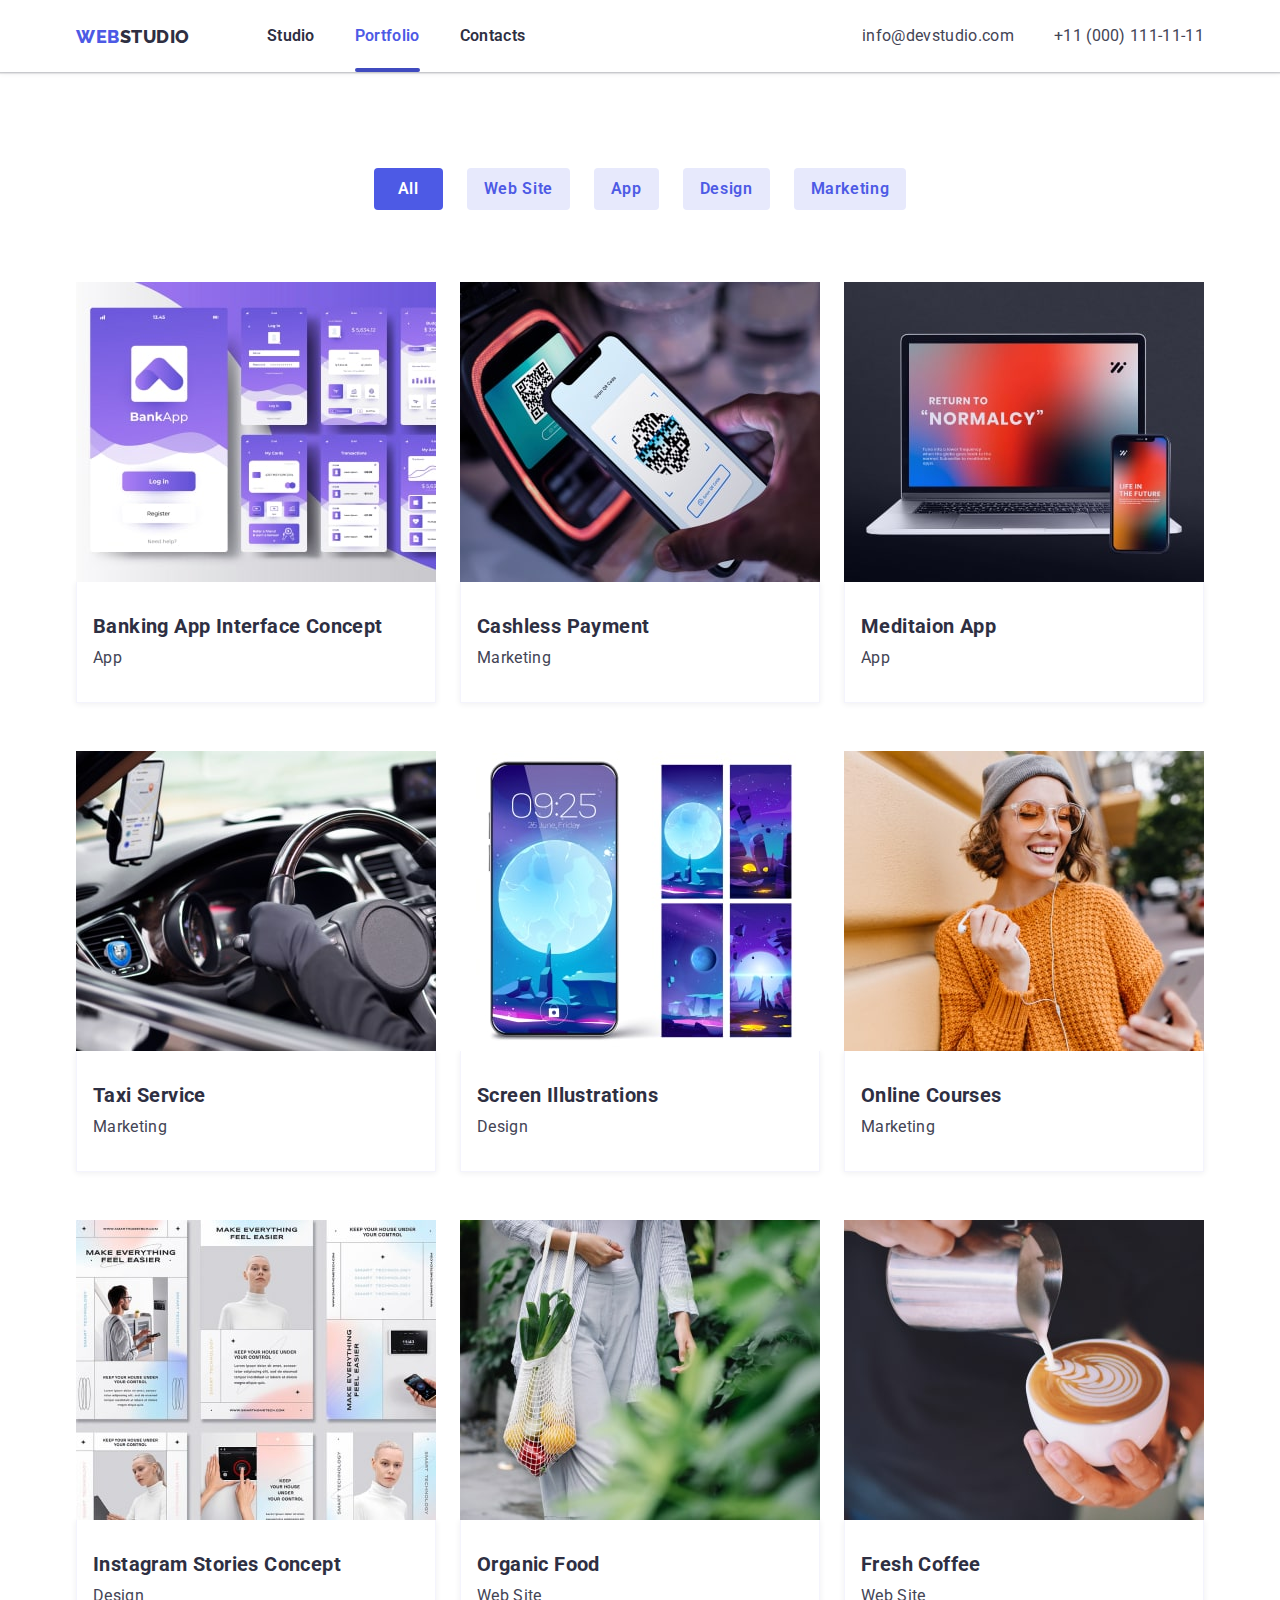
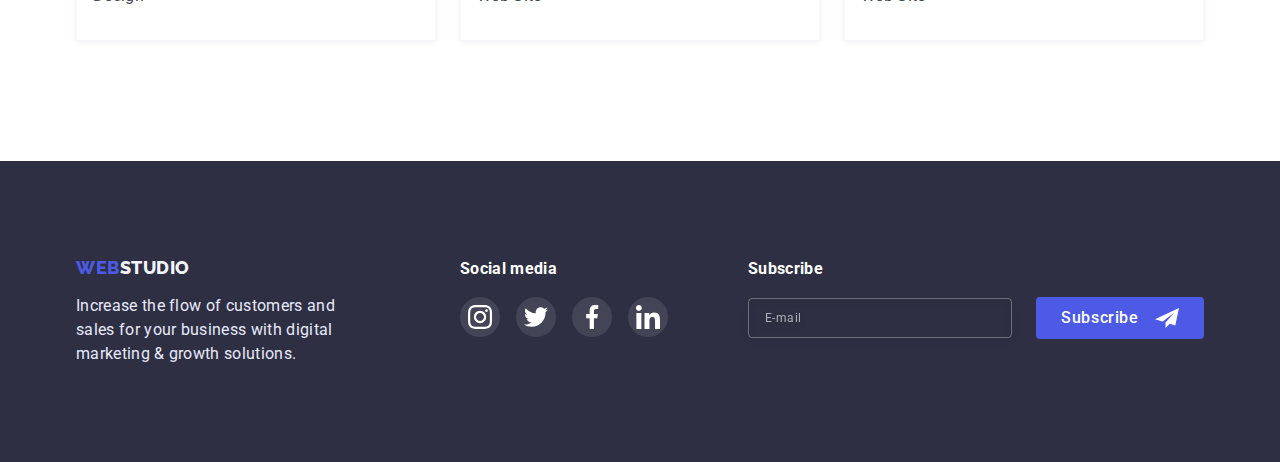
<file: portfolio.html>
<!DOCTYPE html>
<html lang="en">
  <head>
    <meta charset="UTF-8" />
    <meta http-equiv="X-UA-Compatible" content="IE=edge" />
    <meta name="viewport" content="width=device-width, initial-scale=1.0" />
    <title>Portfolio</title>
    <link rel="preconnect" href="https://fonts.googleapis.com" />
    <link rel="preconnect" href="https://fonts.gstatic.com" crossorigin />
    <link href="https://fonts.googleapis.com/css2?family=Raleway:wght@700&family=Roboto:wght@400;500;700;900&display=swap" rel="stylesheet" />
    <link rel="stylesheet" href="https://cdnjs.cloudflare.com/ajax/libs/modern-normalize/1.1.0/modern-normalize.min.css" />
    <link rel="stylesheet" href="./css/styles.css" />
  </head>
  <body>
    <header class="header">
      <div class="container main-nav">
        <nav class="main-site-nav">
          <a href="./index.html" class="logo link"><span class="logo-purple">Web</span>studio</a>

          <ul class="site-nav list">
            <li class="item"><a href="./index.html" class="site-nav-link link">Studio</a></li>
            <li class="item overlay">
              <a href="./portfolio.html" class="site-nav-link link current">Portfolio</a>
            </li>
            <li class="item"><a href="#" class="site-nav-link link">Contacts</a></li>
          </ul>
        </nav>

        <button type="button" class="btn-menu-hamburger js-open-menu" aria-expanded="false" aria-controls="mobile-menu">
          <svg class="icon-menu-hamburger" width="32" height="22">
            <use href="./images/icons.svg#icon-menu-hamburger"></use>
          </svg>
        </button>

        <ul class="auth-nav list">
          <li class="item">
            <a href="mailto:info@devstudio.com" class="auth-nav-link link">info@devstudio.com</a>
          </li>
          <li class="item">
            <a href="tel:+11(000)111-11-11" class="auth-nav-link link">+11 (000) 111-11-11</a>
          </li>
        </ul>
      </div>

      <div class="mobile-menu js-menu-container" id="mobile-menu">
        <div class="container mobile-menu-container">
          <button type="button" class="menu-close-btn js-close-menu">
            <svg class="menu-icon-close">
              <use href="./images/icons.svg#icon-close"></use>
            </svg>
          </button>

          <div class="mobile-nav">
            <ul class="mobile-site-nav list">
              <li class="mobile-item">
                <a href="./index.html" class="mobile-site-nav-link link">Studio</a>
              </li>
              <li class="mobile-item">
                <a href="./portfolio.html" class="mobile-site-nav-link link current">Portfolio</a>
              </li>
              <li class="mobile-item">
                <a href="#" class="mobile-site-nav-link link">Contacts</a>
              </li>
            </ul>
          </div>

          <div class="mobile-contacts">
            <ul class="mobile-auth-nav list">
              <li class="mobile-item">
                <a href="tel:+11(000)111-11-11" class="auth-nav-link tel-link link">+11 (000) 111-11-11</a>
              </li>
              <li class="mobile-item">
                <a href="mailto:info@devstudio.com" class="auth-nav-link mail-link link">info@devstudio.com</a>
              </li>
            </ul>

            <ul class="social-list list">
              <li class="icon-item">
                <a href="#" class="social-link">
                  <svg class="social-icon">
                    <use href="./images/icons.svg#icon-instagram"></use>
                  </svg>
                </a>
              </li>
              <li class="icon-item">
                <a href="#" class="social-link">
                  <svg class="social-icon">
                    <use href="./images/icons.svg#icon-twitter"></use>
                  </svg>
                </a>
              </li>
              <li class="icon-item">
                <a href="#" class="social-link">
                  <svg class="social-icon">
                    <use href="./images/icons.svg#icon-facebook"></use>
                  </svg>
                </a>
              </li>
              <li class="icon-item">
                <a href="#" class="social-link">
                  <svg class="social-icon">
                    <use href="./images/icons.svg#icon-linkedin"></use>
                  </svg>
                </a>
              </li>
            </ul>
          </div>
        </div>
      </div>
    </header>

    <main>
      <section class="portfolio">
        <div class="container filter">
          <ul class="filter-list list">
            <li class="filter-item"><button type="button" class="portfolio-btn main">All</button></li>
            <li class="filter-item"><button type="button" class="portfolio-btn">Web Site</button></li>
            <li class="filter-item"><button type="button" class="portfolio-btn">App</button></li>
            <li class="filter-item"><button type="button" class="portfolio-btn">Design</button></li>
            <li class="filter-item">
              <button type="button" class="portfolio-btn">Marketing</button>
            </li>
          </ul>
        </div>

        <div class="container">
          <ul class="grid-list list">
            <li class="grid-item">
              <a href="#" class="link">
                <div class="overlay-img">
                  <img src="./images/app.jpg" alt="app" width="360" class="img-block" />
                  <div class="overlay-text">
                    <p>
                      14 Stylish and User-Friendly App Design Concepts · Task Manager App · Calorie Tracker App · Exotic Fruit Ecommerce App · Cloud
                      Storage App
                    </p>
                  </div>
                </div>
                <div class="img-description grid">
                  <h1 class="portfolio-title">Banking App Interface Concept</h1>
                  <p class="portfolio-text">App</p>
                </div>
              </a>
            </li>

            <li class="grid-item">
              <a href="#" class="link">
                <div class="overlay-img">
                  <img src="./images/qrcode.jpg" alt="qrcode" width="360" class="img-block" />
                  <div class="overlay-text">
                    <p>
                      14 Stylish and User-Friendly App Design Concepts · Task Manager App · Calorie Tracker App · Exotic Fruit Ecommerce App · Cloud
                      Storage App
                    </p>
                  </div>
                </div>
                <div class="img-description grid">
                  <h1 class="portfolio-title">Cashless Payment</h1>
                  <p class="portfolio-text">Marketing</p>
                </div>
              </a>
            </li>

            <li class="grid-item">
              <a href="#" class="link">
                <div class="overlay-img">
                  <img src="./images/phone-and-laptop.jpg" alt="Meditaion App" width="360" class="img-block" />
                  <div class="overlay-text">
                    <p>
                      14 Stylish and User-Friendly App Design Concepts · Task Manager App · Calorie Tracker App · Exotic Fruit Ecommerce App · Cloud
                      Storage App
                    </p>
                  </div>
                </div>
                <div class="img-description grid">
                  <h1 class="portfolio-title">Meditaion App</h1>
                  <p class="portfolio-text">App</p>
                </div>
              </a>
            </li>

            <li class="grid-item">
              <a href="#" class="link">
                <div class="overlay-img">
                  <img src="./images/car.jpg" alt="Taxi Service" width="360" class="img-block" />
                  <div class="overlay-text">
                    <p>
                      14 Stylish and User-Friendly App Design Concepts · Task Manager App · Calorie Tracker App · Exotic Fruit Ecommerce App · Cloud
                      Storage App
                    </p>
                  </div>
                </div>
                <div class="img-description grid">
                  <h1 class="portfolio-title">Taxi Service</h1>
                  <p class="portfolio-text">Marketing</p>
                </div>
              </a>
            </li>

            <li class="grid-item">
              <a href="#" class="link">
                <div class="overlay-img">
                  <img src="./images/wallpapers.jpg" alt="Screen Illustrations" width="360" class="img-block" />
                  <div class="overlay-text">
                    <p>
                      14 Stylish and User-Friendly App Design Concepts · Task Manager App · Calorie Tracker App · Exotic Fruit Ecommerce App · Cloud
                      Storage App
                    </p>
                  </div>
                </div>
                <div class="img-description grid">
                  <h1 class="portfolio-title">Screen Illustrations</h1>
                  <p class="portfolio-text">Design</p>
                </div>
              </a>
            </li>

            <li class="grid-item">
              <a href="#" class="link">
                <div class="overlay-img">
                  <img src="./images/woman.jpg" alt="Online Courses" width="360" class="img-block" />
                  <div class="overlay-text">
                    <p>
                      14 Stylish and User-Friendly App Design Concepts · Task Manager App · Calorie Tracker App · Exotic Fruit Ecommerce App · Cloud
                      Storage App
                    </p>
                  </div>
                </div>
                <div class="img-description grid">
                  <h1 class="portfolio-title">Online Courses</h1>
                  <p class="portfolio-text">Marketing</p>
                </div>
              </a>
            </li>

            <li class="grid-item">
              <a href="#" class="link">
                <div class="overlay-img">
                  <img src="./images/advertisment.jpg" alt="Instagram Stories Concept" width="360" class="img-block" />
                  <div class="overlay-text">
                    <p>
                      14 Stylish and User-Friendly App Design Concepts · Task Manager App · Calorie Tracker App · Exotic Fruit Ecommerce App · Cloud
                      Storage App
                    </p>
                  </div>
                </div>
                <div class="img-description grid">
                  <h1 class="portfolio-title">Instagram Stories Concept</h1>
                  <p class="portfolio-text">Design</p>
                </div>
              </a>
            </li>

            <li class="grid-item">
              <a href="#" class="link">
                <div class="overlay-img">
                  <img src="./images/food.jpg" alt="Organic Food" width="360" class="img-block" />
                  <div class="overlay-text">
                    <p>
                      14 Stylish and User-Friendly App Design Concepts · Task Manager App · Calorie Tracker App · Exotic Fruit Ecommerce App · Cloud
                      Storage App
                    </p>
                  </div>
                </div>
                <div class="img-description grid">
                  <h1 class="portfolio-title">Organic Food</h1>
                  <p class="portfolio-text">Web Site</p>
                </div>
              </a>
            </li>

            <li class="grid-item">
              <a href="#" class="link">
                <div class="overlay-img">
                  <img src="./images/coffee.jpg" alt="Fresh Coffee" width="360" class="img-block" />
                  <div class="overlay-text">
                    <p>
                      14 Stylish and User-Friendly App Design Concepts · Task Manager App · Calorie Tracker App · Exotic Fruit Ecommerce App · Cloud
                      Storage App
                    </p>
                  </div>
                </div>
                <div class="img-description grid">
                  <h1 class="portfolio-title">Fresh Coffee</h1>
                  <p class="portfolio-text">Web Site</p>
                </div>
              </a>
            </li>
          </ul>
        </div>
      </section>
    </main>

    <footer class="footer">
      <div class="container footer-list">
        <div class="footer-item footer-description">
          <a href="./index.html" class="logo-footer link"><span class="logo-purple">Web</span>studio</a>
          <p class="footer-text">Increase the flow of customers and sales for your business with digital marketing & growth solutions.</p>
        </div>
        <div class="footer-item">
          <h2 class="footer-headline">Social media</h2>
          <ul class="social-list list">
            <li>
              <a href="#" class="social-link footer-social-link">
                <svg class="social-icon footer-icon">
                  <use href="./images/icons.svg#icon-instagram"></use>
                </svg>
              </a>
            </li>
            <li>
              <a href="#" class="social-link footer-social-link">
                <svg class="social-icon footer-icon">
                  <use href="./images/icons.svg#icon-twitter"></use>
                </svg>
              </a>
            </li>
            <li>
              <a href="#" class="social-link footer-social-link">
                <svg class="social-icon footer-icon">
                  <use href="./images/icons.svg#icon-facebook"></use>
                </svg>
              </a>
            </li>
            <li>
              <a href="#" class="social-link footer-social-link">
                <svg class="social-icon footer-icon">
                  <use href="./images/icons.svg#icon-linkedin"></use>
                </svg>
              </a>
            </li>
          </ul>
        </div>
        <div class="footer-item">
          <h2 class="footer-headline">Subscribe</h2>
          <form class="mail-item">
            <input class="footer-input" name="email" type="email" placeholder="E-mail" />
            <button class="footer-submit" type="submit">
              Subscribe
              <svg class="icon-plane">
                <use href="./images/icons.svg#icon-plane"></use>
              </svg>
            </button>
          </form>
        </div>
      </div>
    </footer>

    <script src="./js/mobile-menu.js"></script>
  </body>
</html>
</file>
<file: css/styles.css>
:root {
  --primiry-text-color: #434455;
  --title-text-color: #2e2f42;
  --accent-color: #4d5ae5;
  --primary-bg-color: #f5f5f5;
  --white-color: #ffffff;
  --secondary-title-color: #f4f4fd;
  --secondary-text-color: #e7e9fc;
  --company-color: #8e8f99;
  --success-color: #31d0aa;
  --modal-color: #fcfcfc;
  --pressed-state: #404bbf;

  /* Other */

  --main-transition: 250ms cubic-bezier(0.4, 0, 0.2, 1);
}
body {
  font-family: 'Roboto', sans-serif;
  color: var(--primiry-text-color);
}
.link {
  text-decoration: none;
}
.list {
  padding: 0;
  margin: 0;
  list-style: none;
}

.container {
  padding-left: 15px;
  padding-right: 15px;
}
@media screen and (min-width: 428px) {
  .container {
    margin-left: auto;
    margin-right: auto;
  }
}
@media screen and (min-width: 768px) {
  .container {
    width: 766px;
  }
}
@media screen and (min-width: 1200px) {
  .container {
    width: 1158px;
  }
}
.section {
  padding-top: 96px;
  padding-bottom: 96px;
}
@media screen and (min-width: 1200px) {
  .section {
    padding-top: 120px;
    padding-bottom: 120px;
  }
}
.visually-hidden {
  position: absolute;
  width: 1px;
  height: 1px;
  margin: -1px;
  border: 0;
  padding: 0;
  white-space: nowrap;
  clip-path: inset(100%);
  clip: rect(0 0 0 0);
  overflow: hidden;
}
.social-list {
  display: flex;
  justify-content: space-between;
}
@media screen and (max-width: 767.98px) {
  .mobile-contacts .social-list {
    align-items: center;
    max-width: 328px;
  }
}
.social-link {
  display: flex;
  justify-content: center;
  align-items: center;
  border-radius: 50%;
  width: 40px;
  height: 40px;
  background-color: var(--accent-color);
}
.social-icon {
  display: block;
  width: 16px;
  height: 16px;
  fill: var(--white-color);
}
@media screen and (max-width: 767.98px) {
  .mobile-contacts .social-icon {
    width: 24px;
    height: 24px;
  }
}

/* HEADER */

.header {
  box-shadow: 0px 2px 1px rgba(46, 47, 66, 0.08), 0px 1px 1px rgba(46, 47, 66, 0.16), 0px 1px 6px rgba(46, 47, 66, 0.08);
}
.logo {
  color: var(--title-text-color);
  font-family: 'Raleway', sans-serif;
  font-weight: 800;
  font-size: 18px;
  line-height: calc(21 / 18);
  letter-spacing: 0.03em;
  text-transform: uppercase;
}
.logo .logo-purple {
  color: var(--accent-color);
}

@media screen and (max-width: 767.98px) {
  .header {
    padding-top: 24px;
    padding-bottom: 24px;
  }
  .site-nav {
    display: none;
  }
  .auth-nav {
    display: none;
  }
  .btn-menu-hamburger {
    padding: 0;
    border: none;
    background-color: transparent;
    line-height: 0;
  }
  .icon-menu-hamburger {
    stroke: var(--title-text-color);
  }
  .main-nav {
    display: flex;
    justify-content: space-between;
  }
  .mobile-menu {
    position: fixed;
    top: 0;
    left: 0;
    overflow-y: scroll;
    z-index: 1000;
    width: 100%;
    height: 100%;
    background-color: var(--white-color);
    box-shadow: 0px 2px 1px rgba(46, 47, 66, 0.08), 0px 1px 1px rgba(46, 47, 66, 0.16), 0px 1px 6px rgba(46, 47, 66, 0.08);

    visibility: hidden;
    pointer-events: none;
    opacity: 0;

    transition: opacity var(--main-transition), visibility var(--main-transition);
  }
  .is-open {
    visibility: visible;
    pointer-events: visible;
    opacity: 1;
  }
  .mobile-menu-container {
    position: relative;
    display: flex;
    justify-content: space-between;
    flex-direction: column;
    padding-left: 40px;
    padding-bottom: 40px;
    height: 100vh;
  }
  .menu-close-btn {
    position: absolute;
    top: 24px;
    right: 20px;
    display: flex;
    justify-content: center;
    align-items: center;

    border: 1px solid rgba(0, 0, 0, 0.1);
    border-radius: 50%;
    width: 24px;
    height: 24px;

    background-color: var(--secondary-text-color);
    color: #000000;
    cursor: pointer;
    transition: background-color var(--main-transition), color var(--main-transition);
  }
  .menu-icon-close {
    width: 8px;
    height: 8px;
    fill: currentColor;
  }
  .menu-close-btn:hover,
  .menu-close-btn:focus {
    background-color: var(--accent-color);
    color: var(--white-color);
  }
  .mobile-nav {
    padding-top: 80px;
  }
  .mobile-site-nav .link.current {
    color: var(--accent-color);
  }
  .mobile-site-nav > .mobile-item:not(:last-child) {
    margin-bottom: 40px;
  }
  .mobile-site-nav-link {
    color: var(--title-text-color);
    font-style: normal;
    font-weight: 600;
    font-size: 36px;
    line-height: calc(40 / 36);
    letter-spacing: 0.02em;

    transition: color var(--main-transition);
  }
  .mobile-site-nav-link:hover,
  .mobile-site-nav-link:focus {
    color: var(--accent-color);
  }
  .tel-link {
    font-weight: 600;
    font-size: 36px;
    line-height: calc(40 / 36);
    color: var(--accent-color);
  }
  .mobile-auth-nav {
    margin-bottom: 48px;
  }
  .mobile-auth-nav > .mobile-item:not(:last-child) {
    margin-bottom: 40px;
  }
  .mail-link {
    font-weight: 600;
    font-size: 20px;
    line-height: calc(24 / 20);
    letter-spacing: 0.02em;
    color: var(--primiry-text-color);
  }
  .mail-link:hover,
  .mail-link:focus {
    color: var(--accent-color);
  }
}
@media screen and (min-width: 768px) {
  .mobile-menu {
    display: none;
  }
  .btn-menu-hamburger {
    display: none;
  }
  .main-nav {
    display: flex;
    align-items: center;
  }
  .main-site-nav {
    display: flex;
    align-items: center;
  }
  .site-nav {
    display: flex;
    margin-left: 121px;
  }
  .site-nav .link.current {
    color: var(--accent-color);
  }
  .site-nav > .item:not(:last-child) {
    margin-right: 40px;
  }
  .overlay {
    position: relative;
  }
  .current::after {
    content: '';
    position: absolute;
    left: 0;
    bottom: 0;

    width: 100%;
    height: 4px;

    background: var(--pressed-state);
    border-radius: 2px;
  }
  .site-nav-link {
    display: block;
    padding-top: 24px;
    padding-bottom: 24px;

    color: var(--title-text-color);
    font-style: normal;
    font-weight: 600;
    line-height: calc(24 / 16);
    letter-spacing: 0.02em;

    transition: color var(--main-transition), background-color var(--main-transition), box-shadow var(--main-transition);
  }
  .site-nav-link:hover,
  .site-nav-link:focus {
    color: var(--accent-color);
  }
  .site-nav-link:active {
    color: var(--accent-color);
  }
  .auth-nav {
    padding-top: 24px;
    padding-bottom: 12px;
    margin-left: auto;
  }
  .auth-nav > .item:not(:last-child) {
    margin-bottom: 4px;
  }
  .auth-nav-link {
    display: block;

    color: var(--primiry-text-color);
    font-size: 12px;
    line-height: calc(16 / 12);
    letter-spacing: 0.04em;

    transition: color var(--main-transition), background-color var(--main-transition), box-shadow var(--main-transition);
  }
  .auth-nav-link:hover,
  .auth-nav-link:focus {
    color: var(--accent-color);
  }
  .auth-nav-link:active {
    color: var(--accent-color);
  }
}

@media screen and (min-width: 1200px) {
  .site-nav {
    margin-left: 77px;
  }
  .auth-nav {
    display: flex;
    padding-bottom: 24px;
  }
  .auth-nav-link {
    font-size: 16px;
    line-height: calc(24 / 16);
    letter-spacing: 0.02em;
  }
  .auth-nav > .item:not(:last-child) {
    margin-right: 40px;
    margin-bottom: 0;
  }
}

/* HERO SECTION */

.hero-section.section {
  padding-top: 112px;
  padding-bottom: 112px;
}
@media screen and (min-width: 1200px) {
  .hero-section.section {
    padding-top: 192px;
    padding-bottom: 192px;
  }
}
.hero-section {
  max-width: 1440px;
  margin-right: auto;
  margin-left: auto;

  text-align: center;

  background-color: var(--title-text-color);
  background-image: linear-gradient(#2e2f42b3, #2e2f42b3), url('../images/people-office-mobile.jpg');
  background-repeat: no-repeat;
  background-position: center;
  background-size: cover;
}
@media screen and (min-width: 769px) {
  .hero-section {
    background-image: linear-gradient(#2e2f42b3, #2e2f42b3), url('../images/people-office-tablet.jpg');
  }
}
@media screen and (min-width: 1201px) {
  .hero-section {
    background-image: linear-gradient(#2e2f42b3, #2e2f42b3), url('../images/people-office-desktop.jpg');
  }
}
@media screen and (min-device-pixel-ratio: 2), screen and (min-resolution: 192dpi), screen and (min-resolution: 2dppx) {
  .hero-section {
    background-image: linear-gradient(#2e2f42b3, #2e2f42b3), url('../images/people-office-mobile@2x.png');
  }
}
@media screen and (min-device-pixel-ratio: 2) and (min-width: 769px),
  screen and (min-resolution: 192dpi) and (min-width: 769px),
  screen and (min-resolution: 2dppx) and (min-width: 769px) {
  .hero-section {
    background-image: linear-gradient(#2e2f42b3, #2e2f42b3), url('../images/people-office-tablet@2x.jpg');
  }
}
@media screen and (min-device-pixel-ratio: 2) and (min-width: 1201px),
  screen and (min-resolution: 192dpi) and (min-width: 1201px),
  screen and (min-resolution: 2dppx) and (min-width: 1201px) {
  .hero-section {
    background-image: linear-gradient(#2e2f42b3, #2e2f42b3), url('../images/people-office-desktop@2x.jpg');
  }
}
.hero-title {
  margin-top: 0;
  margin-bottom: 80px;

  color: var(--white-color);

  font-size: 36px;
  line-height: calc(40 / 36);
  letter-spacing: 0.02em;
}
@media screen and (min-width: 768px) {
  .hero-title {
    margin-bottom: 40px;
    font-size: 56px;
    line-height: calc(60 / 56);
  }
}
@media screen and (min-width: 1200px) {
  .hero-title {
    margin-bottom: 48px;
  }
}
.hero-btn {
  min-width: 170px;
  padding: 16px 32px;
  border: 1px solid transparent;
  border-radius: 4px;

  color: var(--white-color);
  background-color: var(--accent-color);

  font-weight: 600;
  font-size: 16px;
  line-height: calc(19 / 16);
  letter-spacing: 0.04em;
  text-align: center;

  cursor: pointer;
  box-shadow: 0px 4px 4px rgba(0, 0, 0, 0.15);
  transition: box-shadow var(--main-transition), background-color var(--main-transition);
}
.hero-btn:hover,
.hero-btn:focus {
  box-shadow: 0px 1px 6px rgba(46, 47, 66, 0.08), 0px 1px 1px rgba(46, 47, 66, 0.16), 0px 2px 1px rgba(46, 47, 66, 0.08);
  background: var(--pressed-state);
}

/* WHY US SECTION */

.icon-skill {
  display: none;
}
@media screen and (min-width: 1200px) {
  .icon {
    display: block;
    width: 64px;
    height: 64px;
  }
  .icon-skill {
    display: flex;
    align-items: center;
    justify-content: center;
    border-radius: 4px;
    margin-bottom: 8px;
    height: 112px;
    background-color: var(--secondary-title-color);
  }
}
.skills-item:not(:last-child) {
  margin-bottom: 72px;
}
@media screen and (min-width: 768px) {
  .skills-item:not(:last-child) {
    margin-bottom: 0;
  }
  .skills-item:not(:nth-last-child(-n + 2)) {
    margin-bottom: 72px;
  }
  .skills-item:not(:nth-child(2n)) {
    margin-right: 24px;
  }
  .skills-item {
    width: calc((100% - 24px) / 2);
  }
  .skills-list {
    display: flex;
    flex-wrap: wrap;
  }
}
@media screen and (min-width: 1200px) {
  .skills-item:not(:last-child) {
    margin-bottom: 0;
  }
  .skills-item:not(:nth-last-child(-n + 2)) {
    margin-bottom: 0;
  }
  .skills-item:not(:nth-last-child(-n + 4)) {
    margin-bottom: 24px;
  }
  .skills-item:not(:nth-child(4n)) {
    margin-right: 24px;
  }
  .skills-item {
    width: calc((100% - 72px) / 4);
  }
}
@media screen and (min-width: 1200px) {
  .skills.section {
    padding-bottom: 0;
  }
}
.skills-title {
  margin-top: 0;
  margin-bottom: 8px;

  color: var(--title-text-color);
  font-size: 36px;
  line-height: calc(40 / 36);
  letter-spacing: 0.02em;
  text-align: center;
}
@media screen and (min-width: 768px) {
  .skills-title {
    text-align: left;
  }
}
@media screen and (min-width: 1200px) {
  .skills-title {
    font-size: 20px;
    line-height: calc(24 / 20);
  }
}
.skills-text {
  margin-top: 0;
  margin-bottom: 0;

  color: var(--primiry-text-color);
  font-weight: 600;
  line-height: calc(24 / 16);
  letter-spacing: 0.02em;
}
@media screen and (min-width: 1200px) {
  .skills-text {
    min-width: 264px;
    font-weight: 400;
  }
}

/* ABOUT SECTION */
@media screen and (max-width: 1199.98px) {
  .about {
    display: none;
  }
}
@media screen and (min-width: 1200px) {
  .about-item {
    width: calc((100% - 48px) / 3);
  }
  .about-item-img {
    display: block;
    max-width: 100%;
  }
  .about-item:not(:nth-last-child(-n + 3)) {
    margin-bottom: 24px;
  }
  .about-item:not(:nth-child(3n)) {
    margin-right: 24px;
  }
  .about-list {
    display: flex;
    flex-wrap: wrap;
  }
  .about-title {
    margin-top: 0;
    margin-bottom: 72px;

    font-size: 36px;
    line-height: calc(40 / 36);
    text-align: center;
    letter-spacing: 0.02em;
    text-transform: capitalize;
  }
}

/* TEAM SECTION */

.team {
  background-color: var(--secondary-title-color);
}
.team-title {
  margin-top: 0;
  margin-bottom: 72px;

  font-style: normal;
  font-weight: 600;
  font-size: 36px;
  line-height: calc(40 / 36);
  text-align: center;
  letter-spacing: 0.02em;
  text-transform: capitalize;
}
@media screen and (min-width: 768px) {
  .team-list {
    display: flex;
    flex-wrap: wrap;
    justify-content: center;
  }
}
.team-person {
  margin-right: auto;
  margin-left: auto;
  max-width: 264px;
  width: 100%;
  background-color: var(--white-color);
  box-shadow: 0px 1px 6px rgba(46, 47, 66, 0.08), 0px 1px 1px rgba(46, 47, 66, 0.16), 0px 2px 1px rgba(46, 47, 66, 0.08);
  border-radius: 0px 0px 4px 4px;
}
@media screen and (min-width: 1200px) {
  .team-person {
    width: calc((100% - 72px) / 4);
  }
}
@media screen and (max-width: 767.98px) {
  .team-person:not(:last-child) {
    margin-bottom: 72px;
  }
}
@media screen and (min-width: 768px) {
  .team-person {
    margin-right: 0;
    margin-left: 0;
  }
  .team-person:not(:nth-last-child(-n + 2)) {
    margin-bottom: 72px;
  }
  .team-person:not(:nth-child(2n)) {
    margin-right: 24px;
  }
}
@media screen and (min-width: 1200px) {
  .team-person:not(:nth-last-child(-n + 2)) {
    margin-bottom: 0;
  }
  .team-person:not(:nth-last-child(-n + 4)) {
    margin-bottom: 24px;
  }
  .team-person:not(:nth-child(4n)) {
    margin-right: 24px;
  }
}
.img-block {
  display: block;
  width: 100%;
  height: auto;
}
.img-description {
  padding: 32px 16px;
}
.img-description.center {
  text-align: center;
}
.team-person-title {
  margin-top: 0;
  margin-bottom: 8px;

  color: var(--title-text-color);
  font-size: 20px;
  line-height: calc(24 / 20);
  letter-spacing: 0.02em;
}
.team-person-text {
  margin-top: 0;
  margin-bottom: 12px;

  color: var(--primiry-text-color);
  line-height: calc(24 / 16);
  letter-spacing: 0.02em;
}

/* CUSTOMERS */

.customers-title {
  margin-top: 0;
  margin-bottom: 72px;

  color: var(--title-text-color);
  font-weight: 700;
  font-size: 36px;
  line-height: calc(42 / 36);
  text-align: center;
  letter-spacing: 0.03em;
}
.customers-link {
  display: flex;
  justify-content: center;
  align-items: center;
  border: 1px solid var(--company-color);
  border-radius: 4px;
  height: 88px;

  background-color: var(--white-color);
  transition: border-color var(--main-transition);
}
.icon-customers {
  display: block;
  width: 104px;
  height: 56px;

  fill: var(--company-color);
  transition: fill var(--main-transition);
}
.customers-list {
  display: flex;
  flex-wrap: wrap;
  align-items: center;
  justify-content: center;
  gap: 24px;
}
@media screen and (min-width: 1200px) {
  .customers-list {
    flex-wrap: nowrap;
  }
}
.customers-link:hover,
.customers-link:focus {
  border-color: var(--accent-color);
}
.customers-link:hover .icon-customers,
.customers-link:focus .icon-customers {
  fill: var(--accent-color);
}
.customers-item {
  width: calc((100% - 24px) / 2);
}
@media screen and (min-width: 768px) {
  .customers-item {
    width: calc((100% - 48px) / 3);
    max-width: 168px;
  }
}
@media screen and (min-width: 1200px) {
  .customers-item {
    width: calc((100% - 120px) / 6);
  }
}

/* FOOTER */

.footer {
  background-color: var(--title-text-color);
}
.logo-footer {
  display: block;
  margin-bottom: 16px;
  color: var(--secondary-title-color);
  font-family: 'Raleway';
  font-style: normal;
  font-weight: 800;
  font-size: 18px;
  line-height: calc(21 / 18);
  letter-spacing: 0.03em;
  text-transform: uppercase;
}
@media screen and (max-width: 767.98px) {
  .logo-footer {
    text-align: center;
  }
}
.logo-footer .logo-purple {
  color: var(--accent-color);
}
.footer-list {
  padding-top: 96px;
  padding-bottom: 96px;
}
@media screen and (min-width: 768px) {
  .footer-list {
    display: flex;
  }
}
@media screen and (min-width: 768px) and (max-width: 1199.98px) {
  .footer-list {
    flex-wrap: wrap;
    padding-left: 108px;
  }
}

@media screen and (max-width: 767.98px) {
  .footer-item:not(:last-child) {
    margin-bottom: 72px;
  }
}
@media screen and (min-width: 768px) {
  .footer-item:nth-child(1) {
    margin-right: 24px;
  }
}
@media screen and (min-width: 768px) and (max-width: 1199.98px) {
  .footer-item {
    margin-right: 0;
    margin-left: 0;
  }
  .footer-item:last-child {
    margin-top: 72px;
  }
}
@media screen and (min-width: 1200px) {
  .footer-item:nth-child(1) {
    margin-right: 120px;
  }
  .footer-item:nth-child(2) {
    margin-right: 80px;
  }
}
.footer-text {
  margin: 0 auto;
  max-width: 264px;
  width: 100%;

  color: var(--secondary-text-color);
  line-height: calc(24 / 16);
  letter-spacing: 0.02em;
}
.footer-headline {
  margin-top: 0;
  margin-bottom: 16px;
  color: var(--white-color);
  font-size: 16px;
  line-height: 24px;
  letter-spacing: 0.02em;
}
@media screen and (max-width: 767.98px) {
  .footer-headline {
    text-align: center;
  }
}
.footer-item .social-list {
  justify-content: center;
  gap: 16px;
}
.social-link.footer-social-link {
  background-color: rgba(255, 255, 255, 0.1);
  transition: background-color var(--main-transition);
}
.social-link.footer-social-link:hover,
.social-link.footer-social-link:focus {
  background-color: var(--success-color);
}
.social-icon.footer-icon {
  width: 24px;
  height: 24px;
}
@media screen and (min-width: 768px) {
  .mail-item {
    display: flex;
    align-items: center;
  }
}
.footer-input::placeholder {
  display: flex;
  align-items: center;
  font-size: 12px;
  line-height: calc(24 / 12);
  letter-spacing: 0.04em;

  color: rgba(255, 255, 255, 0.6);
}
.footer-input {
  padding-left: 16px;
  border: 1px solid rgba(255, 255, 255, 0.3);
  border-radius: 4px;

  width: 100%;
  height: 40px;
  font-size: 12px;
  line-height: calc(24 / 12);
  letter-spacing: 0.04em;
  color: var(--white-color);
  background-color: transparent;
  filter: drop-shadow(0px 4px 4px rgba(0, 0, 0, 0.15));
}
@media screen and (max-width: 767.98px) {
  .footer-input {
    margin-bottom: 16px;
  }
}
@media screen and (min-width: 768px) {
  .footer-input {
    width: 264px;
    margin-right: 24px;
  }
}
.footer-input:focus {
  outline: none;
  border: 1px solid var(--accent-color);
}
.footer-submit {
  display: flex;
  align-items: center;
  padding: 8px 24px;
  border: 1px solid transparent;
  border-radius: 4px;

  font-weight: 500;
  font-size: 16px;
  line-height: calc(24 / 16);
  text-align: center;
  letter-spacing: 0.04em;

  background: var(--accent-color);
  color: var(--white-color);
  cursor: pointer;
  transition: background-color var(--main-transition);
}
@media screen and (max-width: 767.98px) {
  .footer-submit {
    margin-right: auto;
    margin-left: auto;
  }
}
.footer-submit:hover,
.footer-submit:focus {
  background-color: var(--pressed-state);
}
.icon-plane {
  margin-left: 16px;
  width: 24px;
  height: 24px;
  fill: var(--white-color);
}

/* PORTFOLIO */

.portfolio {
  padding-top: 48px;
  padding-bottom: 48px;
}
@media screen and (min-width: 768px) {
  .portfolio {
    padding-top: 64px;
    padding-bottom: 96px;
  }
}
@media screen and (min-width: 1200px) {
  .portfolio {
    padding-top: 96px;
    padding-bottom: 120px;
  }
}
.container.filter {
  margin-bottom: 48px;
}
@media screen and (min-width: 768px) {
  .container.filter {
    margin-bottom: 64px;
  }
}
@media screen and (min-width: 1200px) {
  .container.filter {
    margin-bottom: 72px;
  }
}
.img-description.grid {
  padding-right: 0;
  padding-left: 16px;
  border: 0.5px solid var(--secondary-title-color);
  border-top: 0;
  box-shadow: 0px 1px 6px rgba(46, 47, 66, 0.08);
}
.grid-item {
  transition: box-shadow var(--main-transition);
}
@media screen and (max-width: 767.98px) {
  .grid-item:not(:last-child) {
    margin-bottom: 48px;
  }
}
@media screen and (min-width: 768px) {
  .grid-item {
    margin-bottom: 48px;
    margin-right: 24px;
    width: calc((100% - 48px) / 2);
  }
  .grid-list {
    display: flex;
    flex-wrap: wrap;
    margin-right: -24px;
    margin-bottom: -48px;
  }
}
@media screen and (min-width: 1200px) {
  .grid-item {
    width: calc((100% - 72px) / 3);
  }
}
.grid-item:hover,
.grid-item:focus {
  box-shadow: 0px 1px 6px rgba(46, 47, 66, 0.08), 0px 1px 1px rgba(46, 47, 66, 0.16), 0px 2px 1px rgba(46, 47, 66, 0.08);
}
.filter-list {
  display: flex;
  row-gap: 24px;
}
@media screen and (max-width: 767.98px) {
  .filter-list {
    flex-wrap: wrap;
    width: 311px;
    column-gap: 24px;
  }
}
@media screen and (min-width: 768px) {
  .filter-list {
    justify-content: center;
    align-items: center;
  }
  .filter-item:not(:last-child) {
    margin-right: 24px;
  }
}
.portfolio-btn.main {
  color: var(--white-color);
  background-color: var(--accent-color);
  min-width: 69px;
  border-color: transparent;
}
.portfolio-btn {
  display: inline-block;
  padding: 8px 16px;
  border: 1px solid transparent;
  border-radius: 4px;

  color: var(--accent-color);
  background-color: var(--secondary-text-color);

  font-family: inherit;
  font-style: normal;
  font-weight: 600;
  font-size: 16px;
  line-height: calc(24 / 16);
  text-align: center;
  letter-spacing: 0.04em;

  cursor: pointer;
  transition: color var(--main-transition), background-color var(--main-transition), box-shadow var(--main-transition);
}
.portfolio-btn:hover,
.portfolio-btn:focus {
  color: var(--white-color);
  background-color: var(--accent-color);
  box-shadow: 0px 3px 1px rgba(0, 0, 0, 0.1), 0px 2px 1px rgba(0, 0, 0, 0.08), 0px 2px 2px rgba(0, 0, 0, 0.12);
}
.portfolio .portfolio-title {
  margin-top: 0;
  margin-bottom: 8px;

  color: var(--title-text-color);

  font-size: 20px;
  line-height: calc(24 / 20);
  letter-spacing: 0.02em;
}
.portfolio .portfolio-text {
  margin-top: 0;
  margin-bottom: 0;

  color: var(--primiry-text-color);

  line-height: calc(24 / 16);
  letter-spacing: 0.02em;
}

.overlay-img {
  position: relative;
  overflow: hidden;
}
.overlay-text {
  position: absolute;
  top: 0;
  left: 0;

  display: inline-block;
  margin-top: 0;
  margin-bottom: 0;
  padding-top: 40px;
  padding-right: 32px;
  padding-left: 32px;
  width: 100%;
  height: 100%;

  color: var(--secondary-title-color);
  background-color: var(--accent-color);

  font-size: 16px;
  line-height: calc(24 / 16);
  letter-spacing: 0.02em;

  transform: translateY(100%);
  transition: transform var(--main-transition);
}
.grid-item:hover .overlay-text {
  transform: translateY(0);
}

/* MODAL WINDOW*/

.backdrop.is-hidden {
  visibility: hidden;
  pointer-events: none;
  opacity: 0;
}
.backdrop {
  position: fixed;
  top: 0;
  left: 0;
  width: 100%;
  height: 100%;
  background: rgba(46, 47, 66, 0.4);
  z-index: 100;

  opacity: 1;
  transition: opacity var(--main-transition), visibility var(--main-transition);
}
@media screen and (max-width: 427.98px) {
  .backdrop {
    padding-top: 96px;
    padding-left: 18px;
    padding-right: 18px;
  }
}
.backdrop.is-hidden .modal {
  transform: translate(-50%, -50%) scale(0.7);
}
.modal {
  position: absolute;
  top: 50%;
  left: 50%;
  transform: translate(-50%, -50%) scale(1);

  padding: 72px 16px 24px 16px;
  border-radius: 4px;
  width: 408px;

  background-color: var(--modal-color);
  box-shadow: 0px 1px 1px rgba(0, 0, 0, 0.14), 0px 1px 3px rgba(0, 0, 0, 0.12), 0px 2px 1px rgba(0, 0, 0, 0.2);

  transition: transform var(--main-transition);
}
@media screen and (max-width: 427.98px) {
  .modal {
    width: calc(100% - 36px);
  }
}
.close-btn:hover {
  background-color: var(--accent-color);
  color: var(--white-color);
}
.close-btn {
  position: absolute;
  top: 24px;
  right: 24px;
  display: flex;
  justify-content: center;
  align-items: center;

  border: 1px solid rgba(0, 0, 0, 0.1);
  border-radius: 50%;
  width: 24px;
  height: 24px;

  background-color: var(--secondary-text-color);
  color: #000000;
  cursor: pointer;
  transition: background-color var(--main-transition), color var(--main-transition);
}
.icon-close {
  width: 8px;
  height: 8px;
  fill: currentColor;
}
.modal-title {
  margin-top: 0;
  margin-bottom: 16px;

  font-weight: 500;
  font-size: 16px;
  line-height: calc(24 / 16);
  text-align: center;
  letter-spacing: 0.02em;

  color: var(--title-text-color);
}
.form-field {
  position: relative;
  display: flex;
  flex-direction: column;

  margin: 0;
  margin-bottom: 8px;
}
.modal-label {
  margin-bottom: 4px;

  font-weight: 400;
  font-size: 12px;
  line-height: calc(16 / 12);
  letter-spacing: 0.04em;

  color: var(--company-color);
}
.icon-input {
  position: absolute;
  bottom: 8px;
  left: 16px;
  transition: fill var(--main-transition);
}
.icon-input.icon-person {
  width: 18px;
  height: 18px;
  bottom: 11px;
}
.icon-input.icon-phone,
.icon-input.icon-mail {
  width: 18px;
  height: 24px;
}
.modal-input {
  padding-left: 38px;
  border: 1px solid rgba(33, 33, 33, 0.2);
  border-radius: 4px;
  width: 100%;
  height: 40px;

  font-size: 12px;
  line-height: calc(18 / 12);
  letter-spacing: 0.04em;
  background: var(--modal-color);
  transition: border-color var(--main-transition);
}
.modal-input:focus {
  outline: none;
  border: 1px solid var(--accent-color);
}
.modal-input:focus + .icon-input {
  fill: var(--accent-color);
}
.textarea {
  padding-top: 8px;
  padding-left: 16px;
  padding-right: 16px;
  resize: none;
  height: 120px;
  line-height: calc(16 / 12);
}
.textarea::placeholder {
  color: rgba(117, 117, 117, 0.5);
}
.form-field.textarea-input {
  margin-bottom: 16px;
}
.form-field.policy {
  margin-bottom: 24px;
}
.policy-label {
  display: flex;
}
.icon-click {
  margin-right: 8px;
  width: 100%;
  max-width: 16px;
  height: 16px;
  border: 1.25px solid #2e2f42;
  border-radius: 2px;
  cursor: pointer;
  transition: background-color var(--main-transition);
}
.checkbox:checked + .icon-click {
  background-color: var(--pressed-state);
  border-color: var(--pressed-state);
  background-image: url(../images/click.svg);
  background-size: contain;
  background-origin: border-box;
  background-repeat: no-repeat;
}
.checkbox:focus + .icon-click {
  border-color: var(--pressed-state);
}
.policy-text {
  margin-top: 0;
  margin-bottom: 0;

  font-size: 12px;
  line-height: calc(16 / 12);
  letter-spacing: 0.04em;
  color: #757575;
}
.policy-text a {
  text-transform: capitalize;
}
.btn-submit {
  display: block;
  margin-right: auto;
  margin-left: auto;
  padding: 16px 32px;
  min-width: 170px;

  font-weight: 600;
  font-size: 16px;
  line-height: calc(19 / 16);
  letter-spacing: 0.04em;

  color: var(--white-color);
  background: var(--accent-color);
  box-shadow: 0px 4px 4px rgba(0, 0, 0, 0.15);
  border: 1px solid transparent;
  border-radius: 4px;
  cursor: pointer;
  transition: background-color var(--main-transition);
}
.btn-submit:hover,
.btn-submit:focus {
  background-color: var(--pressed-state);
}
</file>
